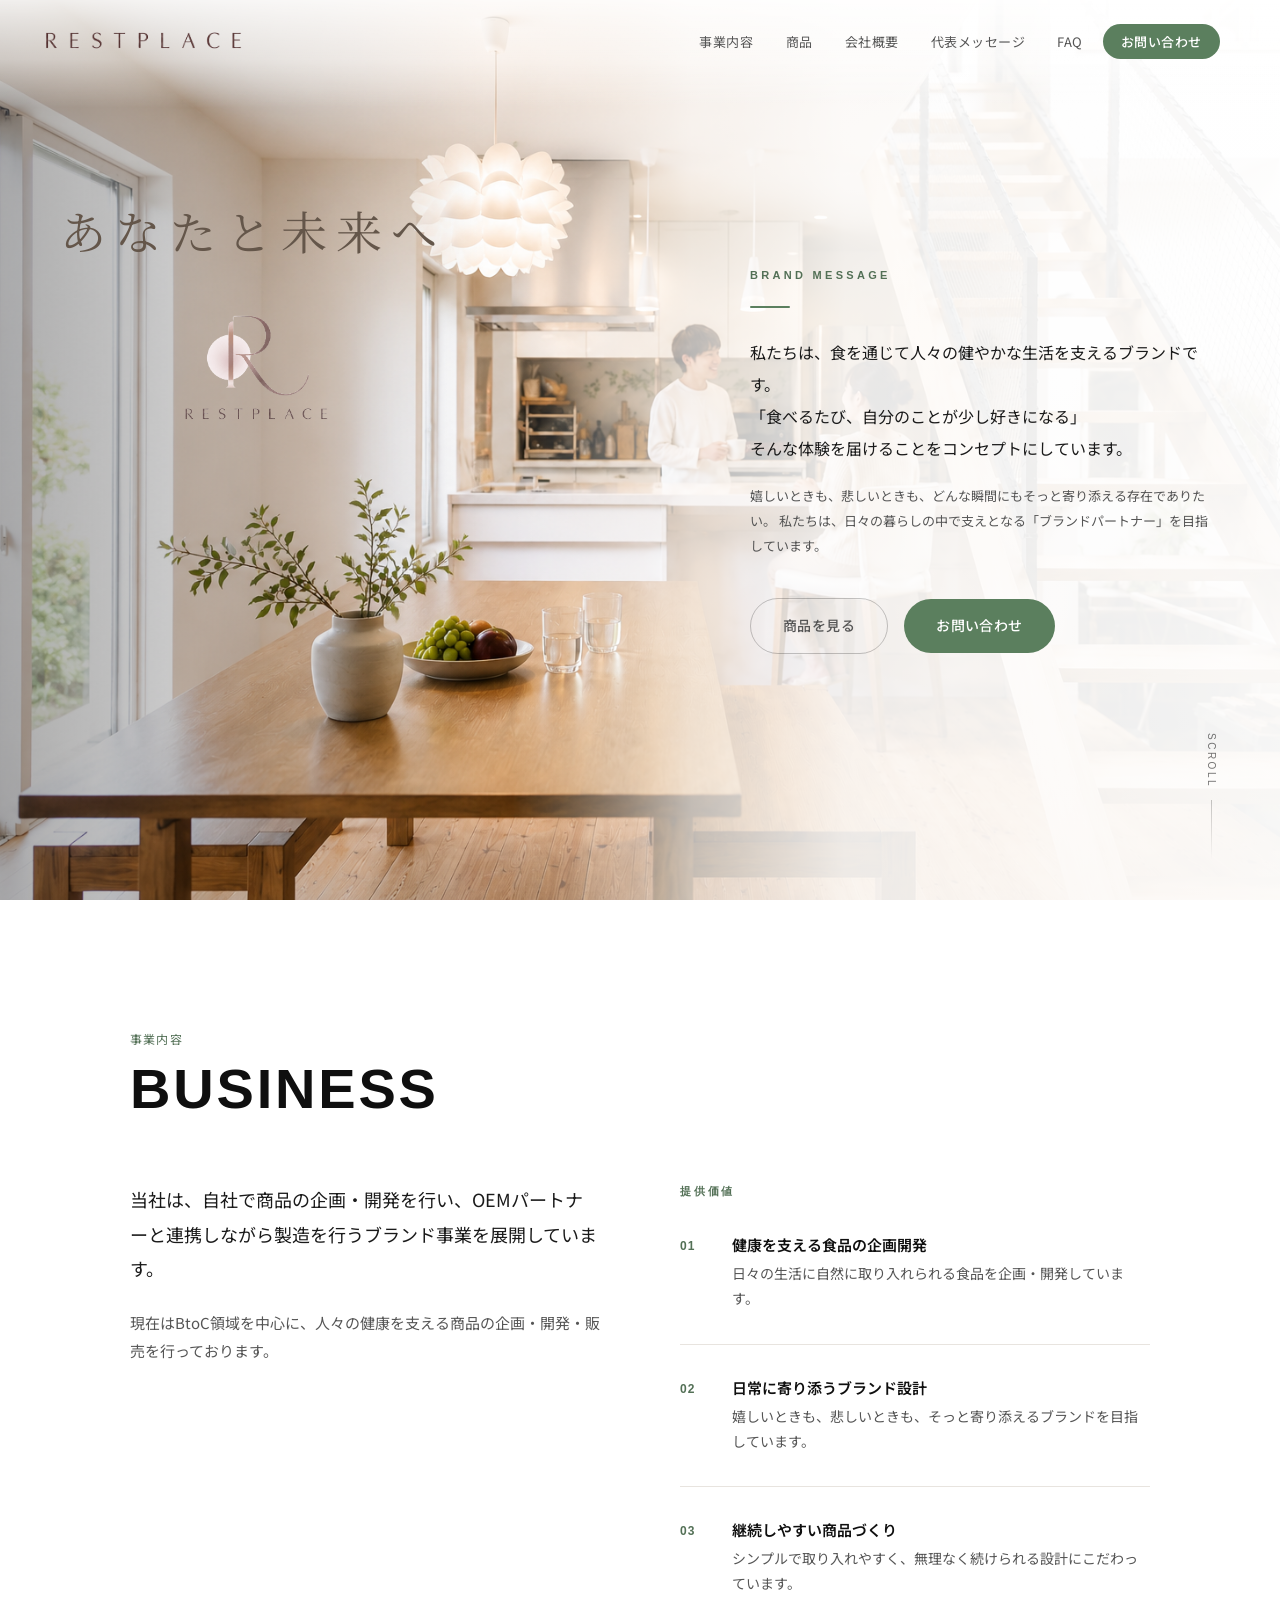
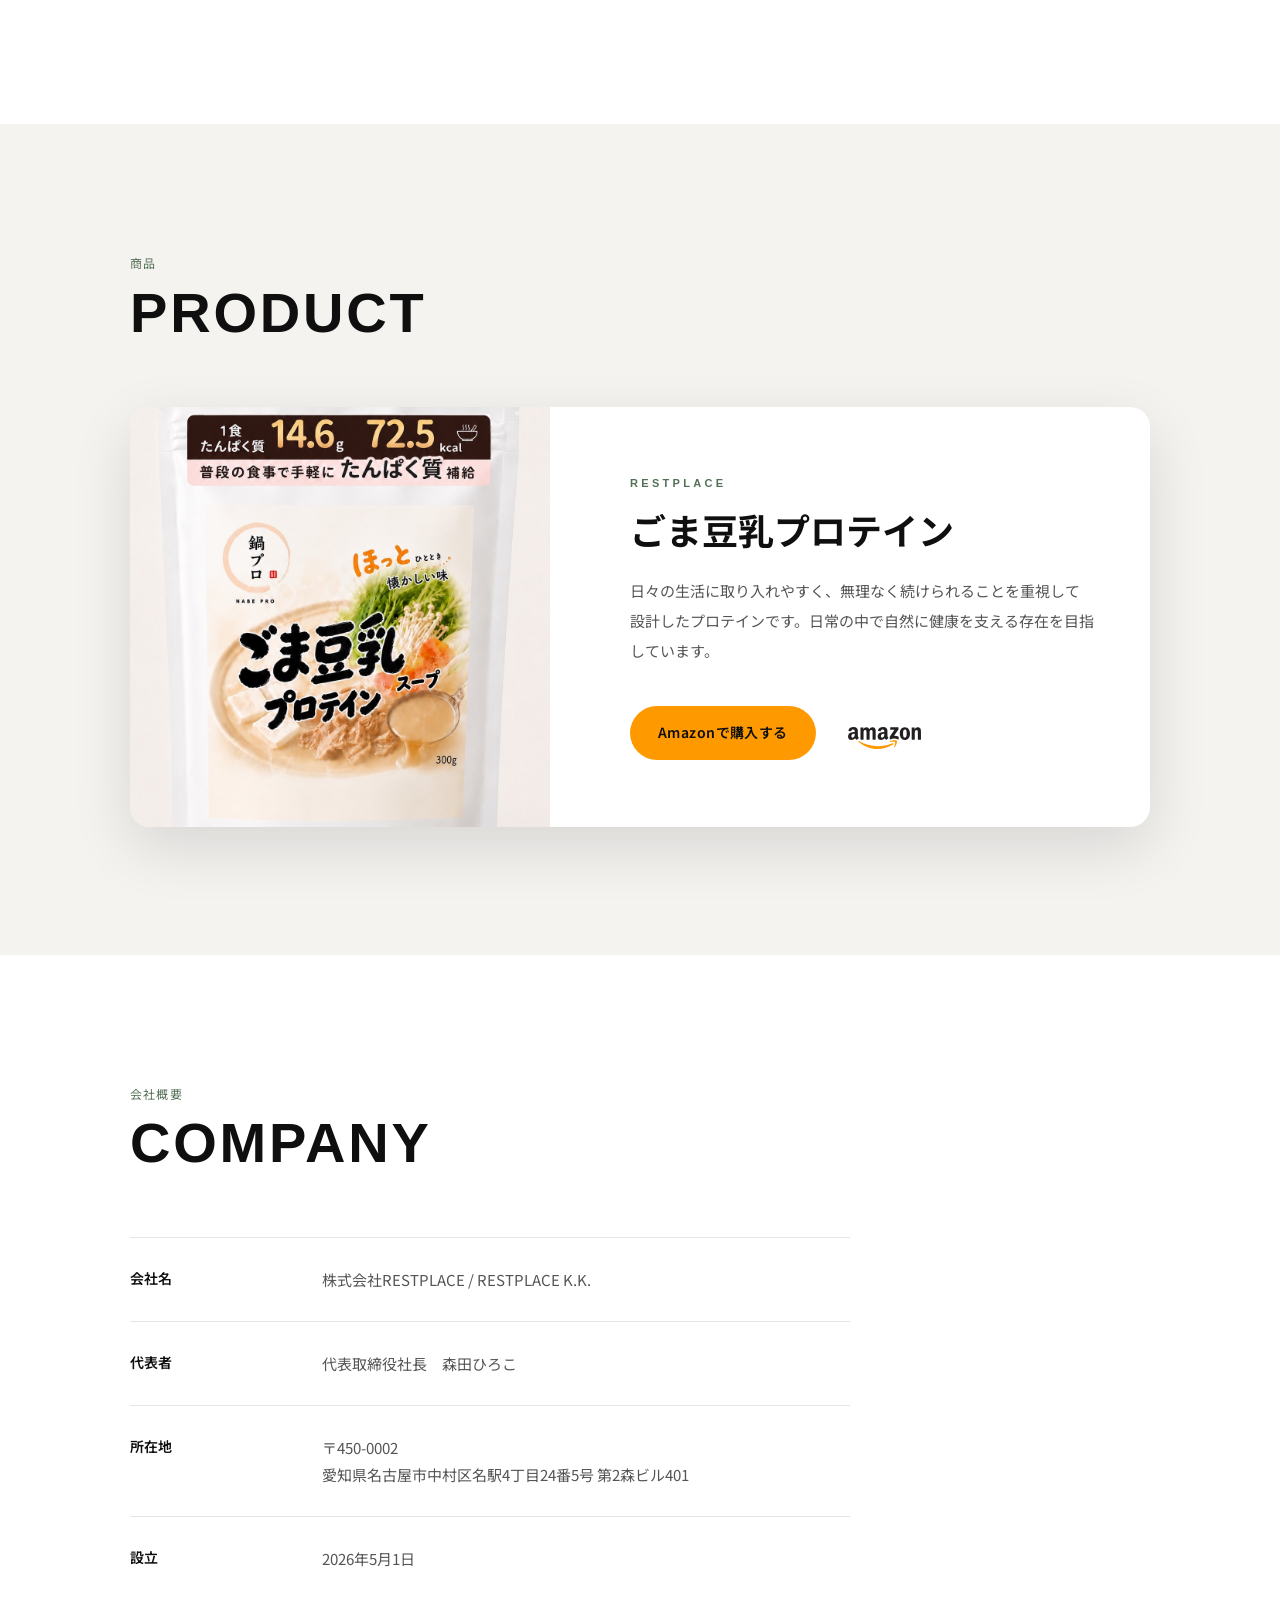
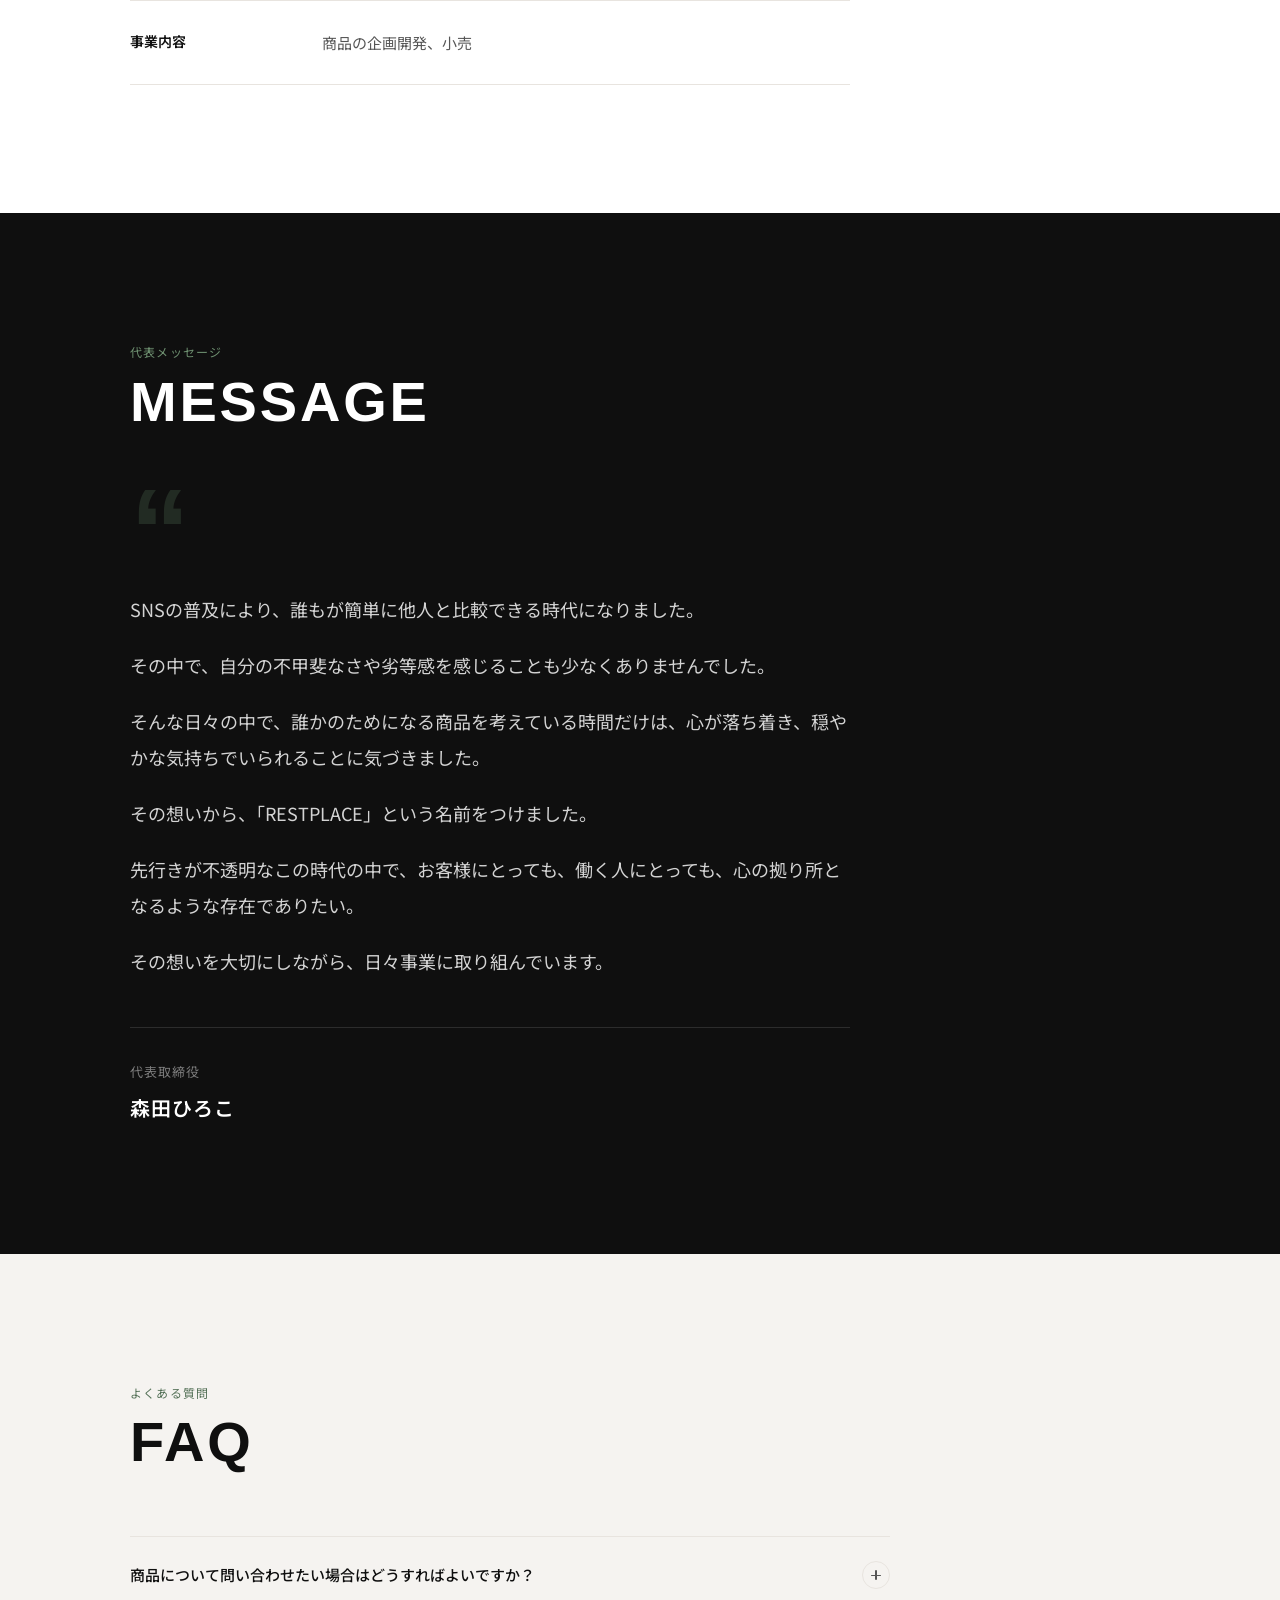
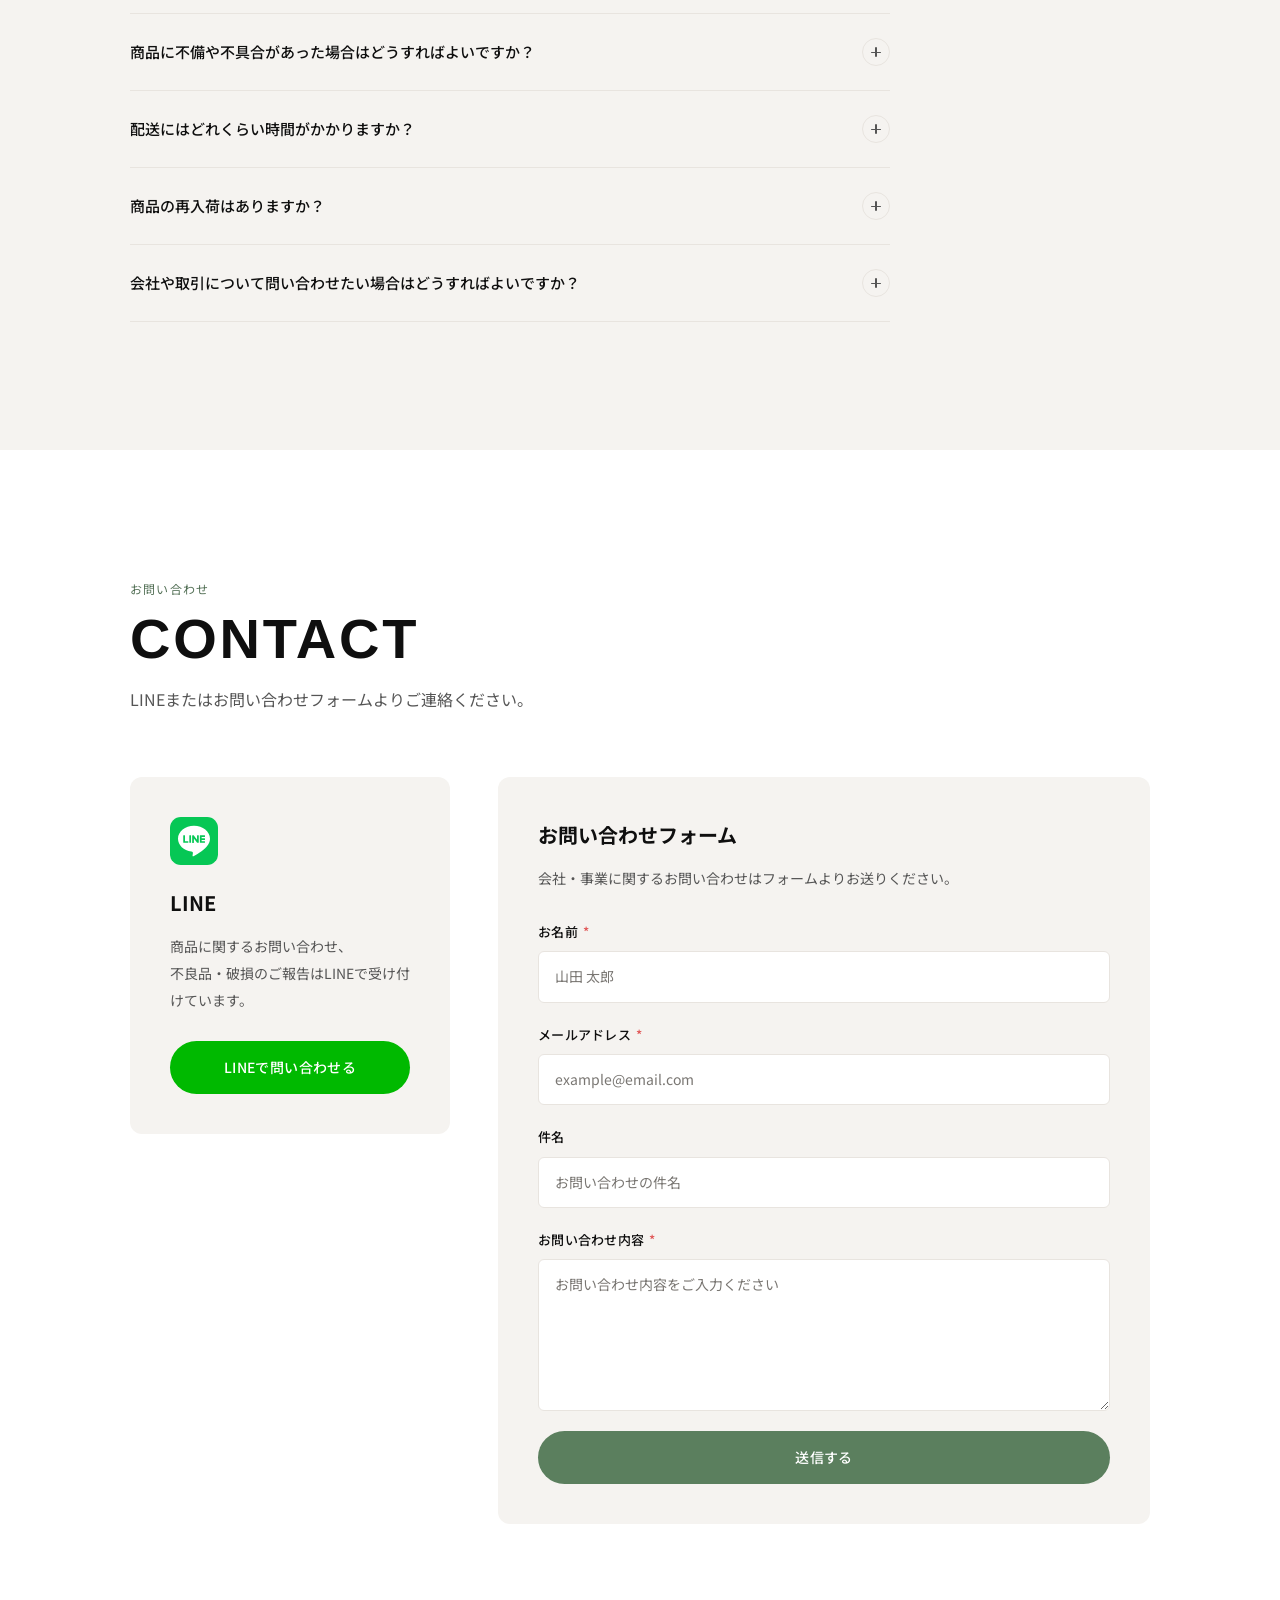
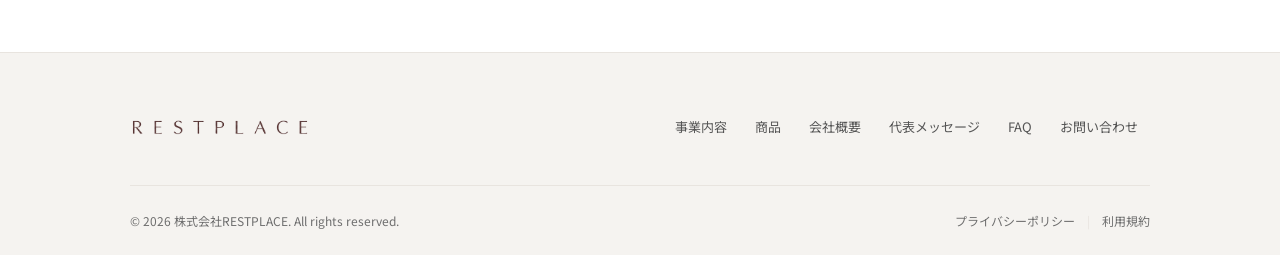
<file: index.html>
<!DOCTYPE html>
<html lang="ja">
<head>
    <meta name="google-site-verification" content="UXUO591J-DPw_ViK5zUqoParCF6MbpACApEVw4-9P5s" />
    <meta charset="UTF-8">
    <meta name="viewport" content="width=device-width, initial-scale=1.0">
    <meta name="description" content="株式会社RESTPLACE — 食を通じて人々の健やかな生活を支えるブランド">
    <title>RESTPLACE | あなたと未来へ</title>
    <link rel="canonical" href="https://www.rest-place.jp/">

    <!-- Favicon -->
    <link rel="icon" href="/favicon.ico" sizes="any">
    <link rel="icon" type="image/png" sizes="32x32" href="/favicon-32x32.png">
    <link rel="icon" type="image/png" sizes="16x16" href="/favicon-16x16.png">
    <link rel="apple-touch-icon" sizes="180x180" href="/apple-touch-icon.png">

    <!-- OGP -->
    <meta property="og:type" content="website">
    <meta property="og:site_name" content="RESTPLACE">
    <meta property="og:title" content="RESTPLACE | あなたと未来へ">
    <meta property="og:description" content="株式会社RESTPLACE — 食を通じて人々の健やかな生活を支えるブランド">
    <meta property="og:url" content="https://www.rest-place.jp/">
    <meta property="og:image" content="https://www.rest-place.jp/IMG_9969.png">
    <meta property="og:locale" content="ja_JP">

    <!-- Twitter Card -->
    <meta name="twitter:card" content="summary_large_image">
    <meta name="twitter:title" content="RESTPLACE | あなたと未来へ">
    <meta name="twitter:description" content="株式会社RESTPLACE — 食を通じて人々の健やかな生活を支えるブランド">
    <meta name="twitter:image" content="https://www.rest-place.jp/IMG_9969.png">

    <link rel="preconnect" href="https://fonts.googleapis.com">
    <link rel="preconnect" href="https://fonts.gstatic.com" crossorigin>
    <link href="https://fonts.googleapis.com/css2?family=Noto+Sans+JP:wght@300;400;500;700&family=Noto+Serif+JP:wght@400;500&display=swap" rel="stylesheet">
    <link rel="stylesheet" href="style.css">

    <!-- Structured Data -->
    <script type="application/ld+json">
    {
        "@context": "https://schema.org",
        "@type": "Organization",
        "name": "株式会社RESTPLACE",
        "alternateName": "RESTPLACE K.K.",
        "url": "https://www.rest-place.jp/",
        "logo": "https://www.rest-place.jp/logo.png",
        "description": "株式会社RESTPLACE — 食を通じて人々の健やかな生活を支えるブランド",
        "foundingDate": "2026-05-01",
        "founder": {
            "@type": "Person",
            "name": "森田ひろこ"
        },
        "address": {
            "@type": "PostalAddress",
            "postalCode": "450-0002",
            "addressRegion": "愛知県",
            "addressLocality": "名古屋市中村区",
            "streetAddress": "名駅4丁目24番5号 第2森ビル401",
            "addressCountry": "JP"
        },
        "sameAs": [
            "https://line.me/R/ti/p/@721qrvfx"
        ]
    }
    </script>
</head>
<body>

    <!-- ======== NAVIGATION ======== -->
    <header class="header" id="header">
        <nav class="nav">
            <div class="nav-container">
                <a href="#" class="nav-logo">
                    <img src="logo-character.png" alt="RESTPLACE" class="nav-logo-img">
                    <span class="nav-logo-tagline">あなたと未来へ</span>
                </a>
            </div>
        </nav>
    </header>
    <button class="nav-toggle" id="navToggle" aria-label="メニュー">
        <span></span><span></span><span></span>
    </button>
    <ul class="nav-menu" id="navMenu">
        <li><a href="#business" class="nav-link">事業内容</a></li>
        <li><a href="#product" class="nav-link">商品</a></li>
        <li><a href="#about" class="nav-link">会社概要</a></li>
        <li><a href="#message" class="nav-link">代表メッセージ</a></li>
        <li><a href="#faq" class="nav-link">FAQ</a></li>
        <li><a href="#contact" class="nav-link nav-cta">お問い合わせ</a></li>
    </ul>

    <!-- ======== HERO ======== -->
    <section class="hero" id="hero">
        <div class="hero-bg">
            <img src="IMG_9969.png" alt="RESTPLACE hero">
        </div>
        <div class="hero-overlay"></div>
        <div class="hero-catchphrase-wrap">
            <p class="hero-catchphrase" aria-label="あなたと未来へ">
                <span style="--i:0">あ</span><span style="--i:1">な</span><span style="--i:2">た</span><span style="--i:3">と</span><span style="--i:4">未</span><span style="--i:5">来</span><span style="--i:6">へ</span>
            </p>
            <img src="logo.png" alt="RESTPLACE" class="hero-logo">
        </div>
        <div class="hero-inner">
            <div class="hero-content">
                <p class="hero-eyebrow fade-up">BRAND MESSAGE</p>
                <div class="hero-divider fade-up"></div>
                <p class="hero-text fade-up">
                    私たちは、食を通じて人々の健やかな生活を支えるブランドです。<br>
                    「食べるたび、自分のことが少し好きになる」<br>
                    そんな体験を届けることをコンセプトにしています。
                </p>
                <p class="hero-sub fade-up">
                    嬉しいときも、悲しいときも、どんな瞬間にもそっと寄り添える存在でありたい。
                    私たちは、日々の暮らしの中で支えとなる「ブランドパートナー」を目指しています。
                </p>
                <div class="hero-actions fade-up">
                    <a href="#product" class="btn btn-ghost">商品を見る</a>
                    <a href="#contact" class="btn btn-primary">お問い合わせ</a>
                </div>
            </div>
        </div>
        <div class="hero-scroll-indicator">
            <span>SCROLL</span>
            <div class="scroll-line"></div>
        </div>
    </section>

    <!-- ======== BUSINESS ======== -->
    <section class="section" id="business">
        <div class="container">
            <div class="section-header fade-up">
                <p class="section-label">事業内容</p>
                <h2 class="section-title">BUSINESS</h2>
            </div>
            <div class="business-grid">
                <div class="business-lead fade-up">
                    <p class="lead-text">
                        当社は、自社で商品の企画・開発を行い、OEMパートナーと連携しながら製造を行うブランド事業を展開しています。
                    </p>
                    <p class="body-text">
                        現在はBtoC領域を中心に、人々の健康を支える商品の企画・開発・販売を行っております。
                    </p>
                </div>
                <div class="business-values fade-up">
                    <p class="values-label">提供価値</p>
                    <div class="value-list">
                        <div class="value-item">
                            <span class="value-num">01</span>
                            <div class="value-body">
                                <h4>健康を支える食品の企画開発</h4>
                                <p>日々の生活に自然に取り入れられる食品を企画・開発しています。</p>
                            </div>
                        </div>
                        <div class="value-item">
                            <span class="value-num">02</span>
                            <div class="value-body">
                                <h4>日常に寄り添うブランド設計</h4>
                                <p>嬉しいときも、悲しいときも、そっと寄り添えるブランドを目指しています。</p>
                            </div>
                        </div>
                        <div class="value-item">
                            <span class="value-num">03</span>
                            <div class="value-body">
                                <h4>継続しやすい商品づくり</h4>
                                <p>シンプルで取り入れやすく、無理なく続けられる設計にこだわっています。</p>
                            </div>
                        </div>
                    </div>
                </div>
            </div>
        </div>
    </section>

    <!-- ======== PRODUCT ======== -->
    <section class="section section-alt" id="product">
        <div class="container">
            <div class="section-header fade-up">
                <p class="section-label">商品</p>
                <h2 class="section-title">PRODUCT</h2>
            </div>
            <div class="product-card fade-up">
                <div class="product-visual">
                    <img src="IMG_0086.JPG" alt="ごま豆乳プロテイン" class="product-img">
                </div>
                <div class="product-info">
                    <p class="product-label">RESTPLACE</p>
                    <h3 class="product-name">ごま豆乳プロテイン</h3>
                    <p class="product-desc">
                        日々の生活に取り入れやすく、無理なく続けられることを重視して設計したプロテインです。日常の中で自然に健康を支える存在を目指しています。
                    </p>
                    <div class="product-actions">
                        <div class="product-buy-row">
                            <a href="https://www.amazon.co.jp/dp/B0H452RZFM" class="btn btn-amazon" target="_blank" rel="noopener noreferrer">
                                Amazonで購入する
                            </a>
                            <img src="Amazon_logo.svg" alt="Amazon" class="amazon-logo" width="73" height="22">
                        </div>
                    </div>
                </div>
            </div>
        </div>
    </section>

    <!-- ======== ABOUT ======== -->
    <section class="section" id="about">
        <div class="container">
            <div class="section-header fade-up">
                <p class="section-label">会社概要</p>
                <h2 class="section-title">COMPANY</h2>
            </div>
            <div class="table-wrap fade-up">
                <table class="company-table">
                    <tr>
                        <th>会社名</th>
                        <td>株式会社RESTPLACE / RESTPLACE K.K.</td>
                    </tr>
                    <tr>
                        <th>代表者</th>
                        <td>代表取締役社長　森田ひろこ</td>
                    </tr>
                    <tr>
                        <th>所在地</th>
                        <td>〒450-0002<br>愛知県名古屋市中村区名駅4丁目24番5号 第2森ビル401</td>
                    </tr>
                    <tr>
                        <th>設立</th>
                        <td>2026年5月1日</td>
                    </tr>
                    <tr>
                        <th>事業内容</th>
                        <td>商品の企画開発、小売</td>
                    </tr>
                </table>
            </div>
        </div>
    </section>

    <!-- ======== MESSAGE ======== -->
    <section class="section section-dark" id="message">
        <div class="container">
            <div class="section-header fade-up">
                <p class="section-label section-label--light">代表メッセージ</p>
                <h2 class="section-title section-title--light">MESSAGE</h2>
            </div>
            <div class="message-wrap fade-up">
                <div class="message-quote-mark" aria-hidden="true">&#8220;</div>
                <div class="message-body">
                    <p>SNSの普及により、誰もが簡単に他人と比較できる時代になりました。</p>
                    <p>その中で、自分の不甲斐なさや劣等感を感じることも少なくありませんでした。</p>
                    <p>そんな日々の中で、誰かのためになる商品を考えている時間だけは、心が落ち着き、穏やかな気持ちでいられることに気づきました。</p>
                    <p>その想いから、「RESTPLACE」という名前をつけました。</p>
                    <p>先行きが不透明なこの時代の中で、お客様にとっても、働く人にとっても、心の拠り所となるような存在でありたい。</p>
                    <p>その想いを大切にしながら、日々事業に取り組んでいます。</p>
                </div>
                <div class="message-sig">
                    <span class="sig-role">代表取締役</span>
                    <span class="sig-name">森田ひろこ</span>
                </div>
            </div>
        </div>
    </section>

    <!-- ======== FAQ ======== -->
    <section class="section section-alt" id="faq">
        <div class="container">
            <div class="section-header fade-up">
                <p class="section-label">よくある質問</p>
                <h2 class="section-title">FAQ</h2>
            </div>
            <div class="faq-list fade-up">
                <div class="faq-item">
                    <button class="faq-q" aria-expanded="false">
                        <span>商品について問い合わせたい場合はどうすればよいですか？</span>
                        <span class="faq-icon" aria-hidden="true"></span>
                    </button>
                    <div class="faq-a">
                        <p>Amazonの商品ページ内「出品者に連絡」または当社LINEよりお問い合わせをお願いいたします。</p>
                    </div>
                </div>
                <div class="faq-item">
                    <button class="faq-q" aria-expanded="false">
                        <span>商品に不備や不具合があった場合はどうすればよいですか？</span>
                        <span class="faq-icon" aria-hidden="true"></span>
                    </button>
                    <div class="faq-a">
                        <p>商品の品質管理には万全を期しておりますが、万が一、不良や破損などがございました場合は、当社LINEにてご注文番号と商品のお写真をご送付ください。内容を確認のうえ、個別に対応させていただきます。</p>
                    </div>
                </div>
                <div class="faq-item">
                    <button class="faq-q" aria-expanded="false">
                        <span>配送にはどれくらい時間がかかりますか？</span>
                        <span class="faq-icon" aria-hidden="true"></span>
                    </button>
                    <div class="faq-a">
                        <p>配送はAmazonが行っております。お届け予定日はご注文時のAmazon画面にてご確認いただけます。</p>
                    </div>
                </div>
                <div class="faq-item">
                    <button class="faq-q" aria-expanded="false">
                        <span>商品の再入荷はありますか？</span>
                        <span class="faq-icon" aria-hidden="true"></span>
                    </button>
                    <div class="faq-a">
                        <p>商品により異なりますが、再入荷予定がある場合はAmazon商品ページまたはSNS等でご案内いたします。</p>
                    </div>
                </div>
                <div class="faq-item">
                    <button class="faq-q" aria-expanded="false">
                        <span>会社や取引について問い合わせたい場合はどうすればよいですか？</span>
                        <span class="faq-icon" aria-hidden="true"></span>
                    </button>
                    <div class="faq-a">
                        <p>本サイトのお問い合わせフォーム、またはメールよりご連絡をお願いいたします。内容を確認のうえ、担当よりご返信させていただきます。</p>
                    </div>
                </div>
            </div>
        </div>
    </section>

    <!-- ======== CONTACT ======== -->
    <section class="section" id="contact">
        <div class="container">
            <div class="section-header fade-up">
                <p class="section-label">お問い合わせ</p>
                <h2 class="section-title">CONTACT</h2>
                <p class="section-desc">LINEまたはお問い合わせフォームよりご連絡ください。</p>
            </div>
            <div class="contact-grid">
                <div class="contact-line-card fade-up">
                    <div class="line-icon-wrap">
                        <img src="LINE_logo.svg" alt="LINE" width="48" height="48">
                    </div>
                    <h3 class="contact-card-title">LINE</h3>
                    <p class="contact-card-desc">
                        商品に関するお問い合わせ、<br>不良品・破損のご報告はLINEで受け付けています。
                    </p>
                    <a href="https://line.me/R/ti/p/@721qrvfx" class="btn btn-line" target="_blank" rel="noopener noreferrer">
                        LINEで問い合わせる
                    </a>
                </div>

                <div class="contact-form-card fade-up">
                    <h3 class="contact-card-title">お問い合わせフォーム</h3>
                    <p class="contact-card-desc">
                        会社・事業に関するお問い合わせはフォームよりお送りください。
                    </p>
                    <!-- formsubmit.co の your@email.com をご自身のメールアドレスに変更してください -->
                    <form class="contact-form" id="contactForm" action="https://formsubmit.co/restplace.co@gmail.com" method="POST">
                        <input type="hidden" name="_subject" value="RESTPLACEウェブサイトからのお問い合わせ">
                        <input type="hidden" name="_next" value="https://www.rest-place.jp/thanks.html">
                        <input type="hidden" name="_captcha" value="false">
                        <div class="form-group">
                            <label class="form-label" for="name">お名前 <span class="required">*</span></label>
                            <input class="form-input" type="text" id="name" name="name" required placeholder="山田 太郎">
                        </div>
                        <div class="form-group">
                            <label class="form-label" for="email">メールアドレス <span class="required">*</span></label>
                            <input class="form-input" type="email" id="email" name="email" required placeholder="example@email.com">
                        </div>
                        <div class="form-group">
                            <label class="form-label" for="subject">件名</label>
                            <input class="form-input" type="text" id="subject" name="subject" placeholder="お問い合わせの件名">
                        </div>
                        <div class="form-group">
                            <label class="form-label" for="message">お問い合わせ内容 <span class="required">*</span></label>
                            <textarea class="form-textarea" id="message" name="message" required placeholder="お問い合わせ内容をご入力ください" rows="5"></textarea>
                        </div>
                        <button class="btn btn-primary btn--full" type="submit">送信する</button>
                    </form>
                </div>
            </div>
        </div>
    </section>

    <!-- ======== FOOTER ======== -->
    <footer class="footer">
        <div class="footer-inner">
            <div class="footer-top">
                <a href="#" class="footer-logo">
                    <img src="logo-character.png" alt="RESTPLACE" class="footer-logo-img">
                </a>
                <nav class="footer-nav">
                    <a href="#business">事業内容</a>
                    <a href="#product">商品</a>
                    <a href="#about">会社概要</a>
                    <a href="#message">代表メッセージ</a>
                    <a href="#faq">FAQ</a>
                    <a href="#contact">お問い合わせ</a>
                </nav>
            </div>
            <div class="footer-bottom">
                <p class="footer-copy">&copy; 2026 株式会社RESTPLACE. All rights reserved.</p>
                <div class="footer-legal">
                    <a href="privacy.html">プライバシーポリシー</a>
                    <span class="footer-sep">|</span>
                    <a href="terms.html">利用規約</a>
                </div>
            </div>
        </div>
    </footer>

    <script src="script.js"></script>
</body>
</html>
</file>
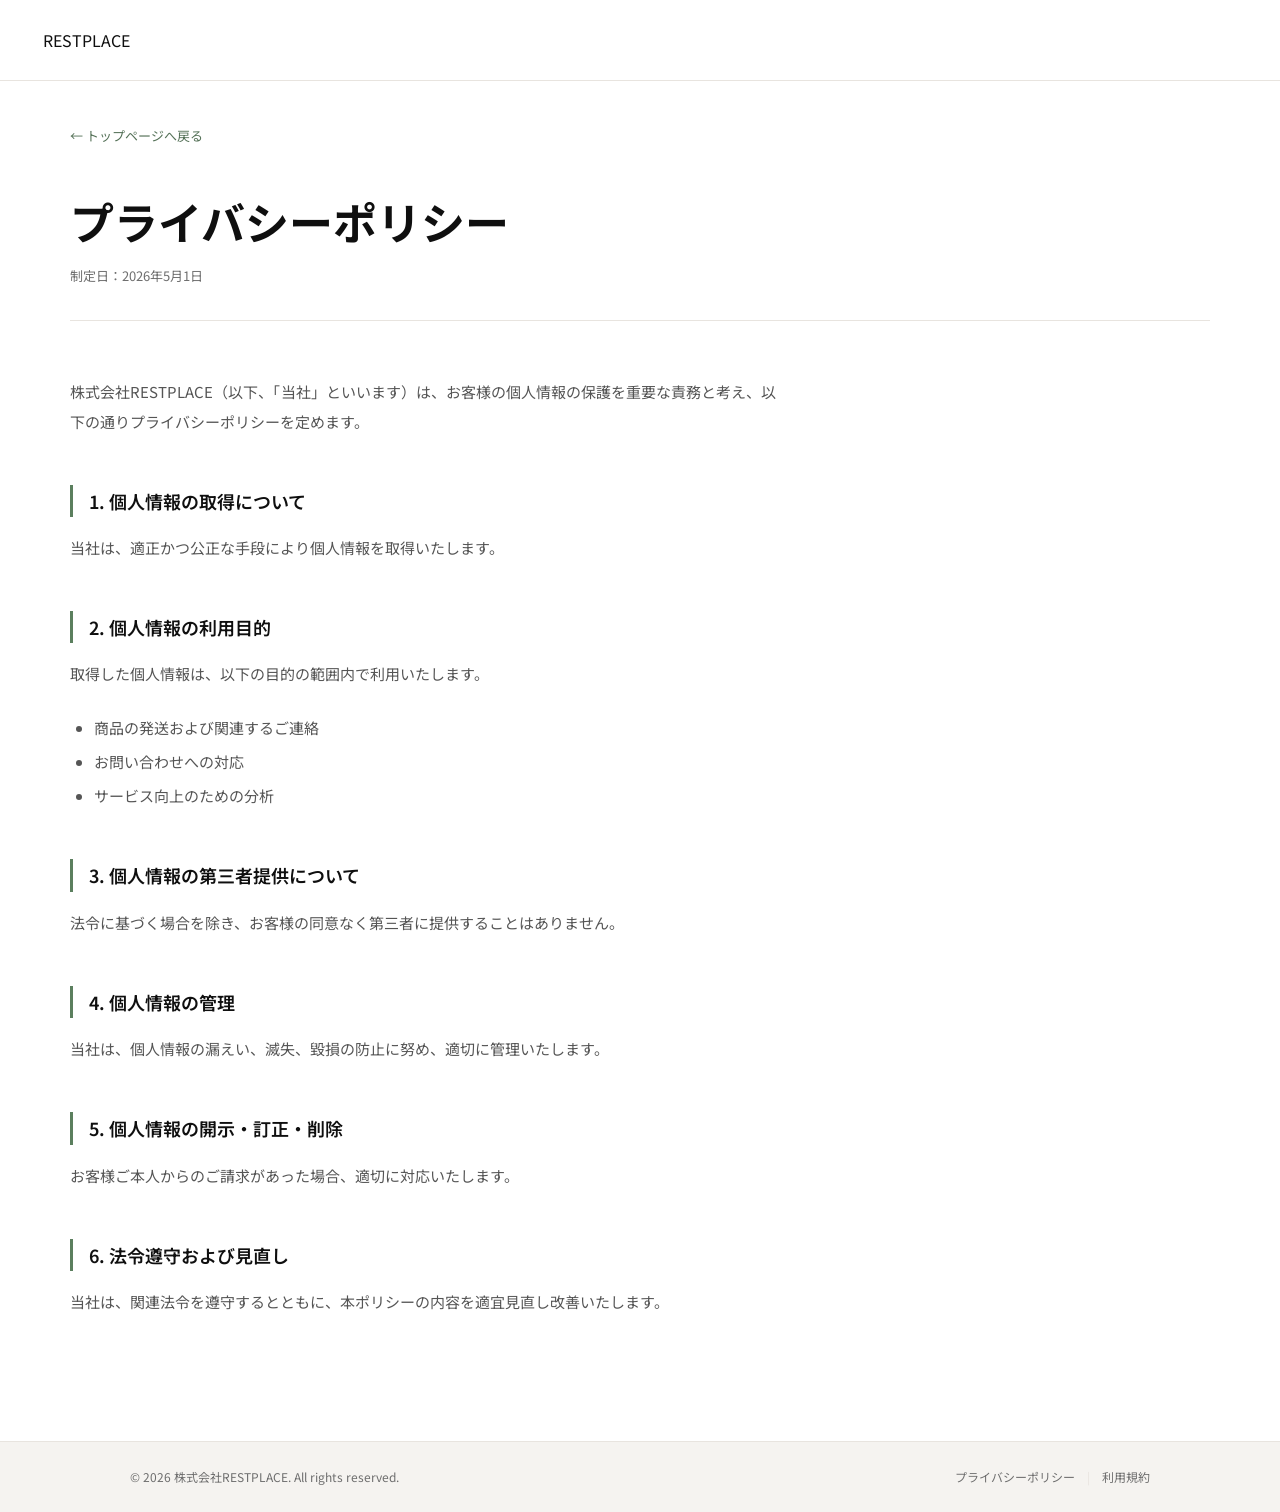
<file: privacy.html>
<!DOCTYPE html>
<html lang="ja">
<head>
    <meta charset="UTF-8">
    <meta name="viewport" content="width=device-width, initial-scale=1.0">
    <title>プライバシーポリシー | RESTPLACE</title>
    <link rel="icon" href="/favicon.ico" sizes="any">
    <link rel="icon" type="image/png" sizes="32x32" href="/favicon-32x32.png">
    <link rel="icon" type="image/png" sizes="16x16" href="/favicon-16x16.png">
    <link rel="apple-touch-icon" sizes="180x180" href="/apple-touch-icon.png">
    <link rel="preconnect" href="https://fonts.googleapis.com">
    <link rel="preconnect" href="https://fonts.gstatic.com" crossorigin>
    <link href="https://fonts.googleapis.com/css2?family=Noto+Sans+JP:wght@300;400;500;700&display=swap" rel="stylesheet">
    <link rel="stylesheet" href="style.css">
</head>
<body>

    <header class="header scrolled" id="header">
        <nav class="nav">
            <div class="nav-container">
                <a href="index.html" class="nav-logo" style="color: var(--clr-dark);">RESTPLACE</a>
            </div>
        </nav>
    </header>

    <main>
        <div class="legal-page">
            <a href="index.html" class="legal-back">
                ← トップページへ戻る
            </a>

            <h1 class="legal-title">プライバシーポリシー</h1>
            <p class="legal-updated">制定日：2026年5月1日</p>

            <div class="legal-body">
                <p>
                    株式会社RESTPLACE（以下、「当社」といいます）は、お客様の個人情報の保護を重要な責務と考え、以下の通りプライバシーポリシーを定めます。
                </p>

                <h2>1. 個人情報の取得について</h2>
                <p>
                    当社は、適正かつ公正な手段により個人情報を取得いたします。
                </p>

                <h2>2. 個人情報の利用目的</h2>
                <p>取得した個人情報は、以下の目的の範囲内で利用いたします。</p>
                <ul>
                    <li>商品の発送および関連するご連絡</li>
                    <li>お問い合わせへの対応</li>
                    <li>サービス向上のための分析</li>
                </ul>

                <h2>3. 個人情報の第三者提供について</h2>
                <p>
                    法令に基づく場合を除き、お客様の同意なく第三者に提供することはありません。
                </p>

                <h2>4. 個人情報の管理</h2>
                <p>
                    当社は、個人情報の漏えい、滅失、毀損の防止に努め、適切に管理いたします。
                </p>

                <h2>5. 個人情報の開示・訂正・削除</h2>
                <p>
                    お客様ご本人からのご請求があった場合、適切に対応いたします。
                </p>

                <h2>6. 法令遵守および見直し</h2>
                <p>
                    当社は、関連法令を遵守するとともに、本ポリシーの内容を適宜見直し改善いたします。
                </p>
            </div>
        </div>
    </main>

    <footer class="footer">
        <div class="footer-inner">
            <div class="footer-bottom">
                <p class="footer-copy">&copy; 2026 株式会社RESTPLACE. All rights reserved.</p>
                <div class="footer-legal">
                    <a href="privacy.html">プライバシーポリシー</a>
                    <span class="footer-sep">|</span>
                    <a href="terms.html">利用規約</a>
                </div>
            </div>
        </div>
    </footer>

</body>
</html>
</file>
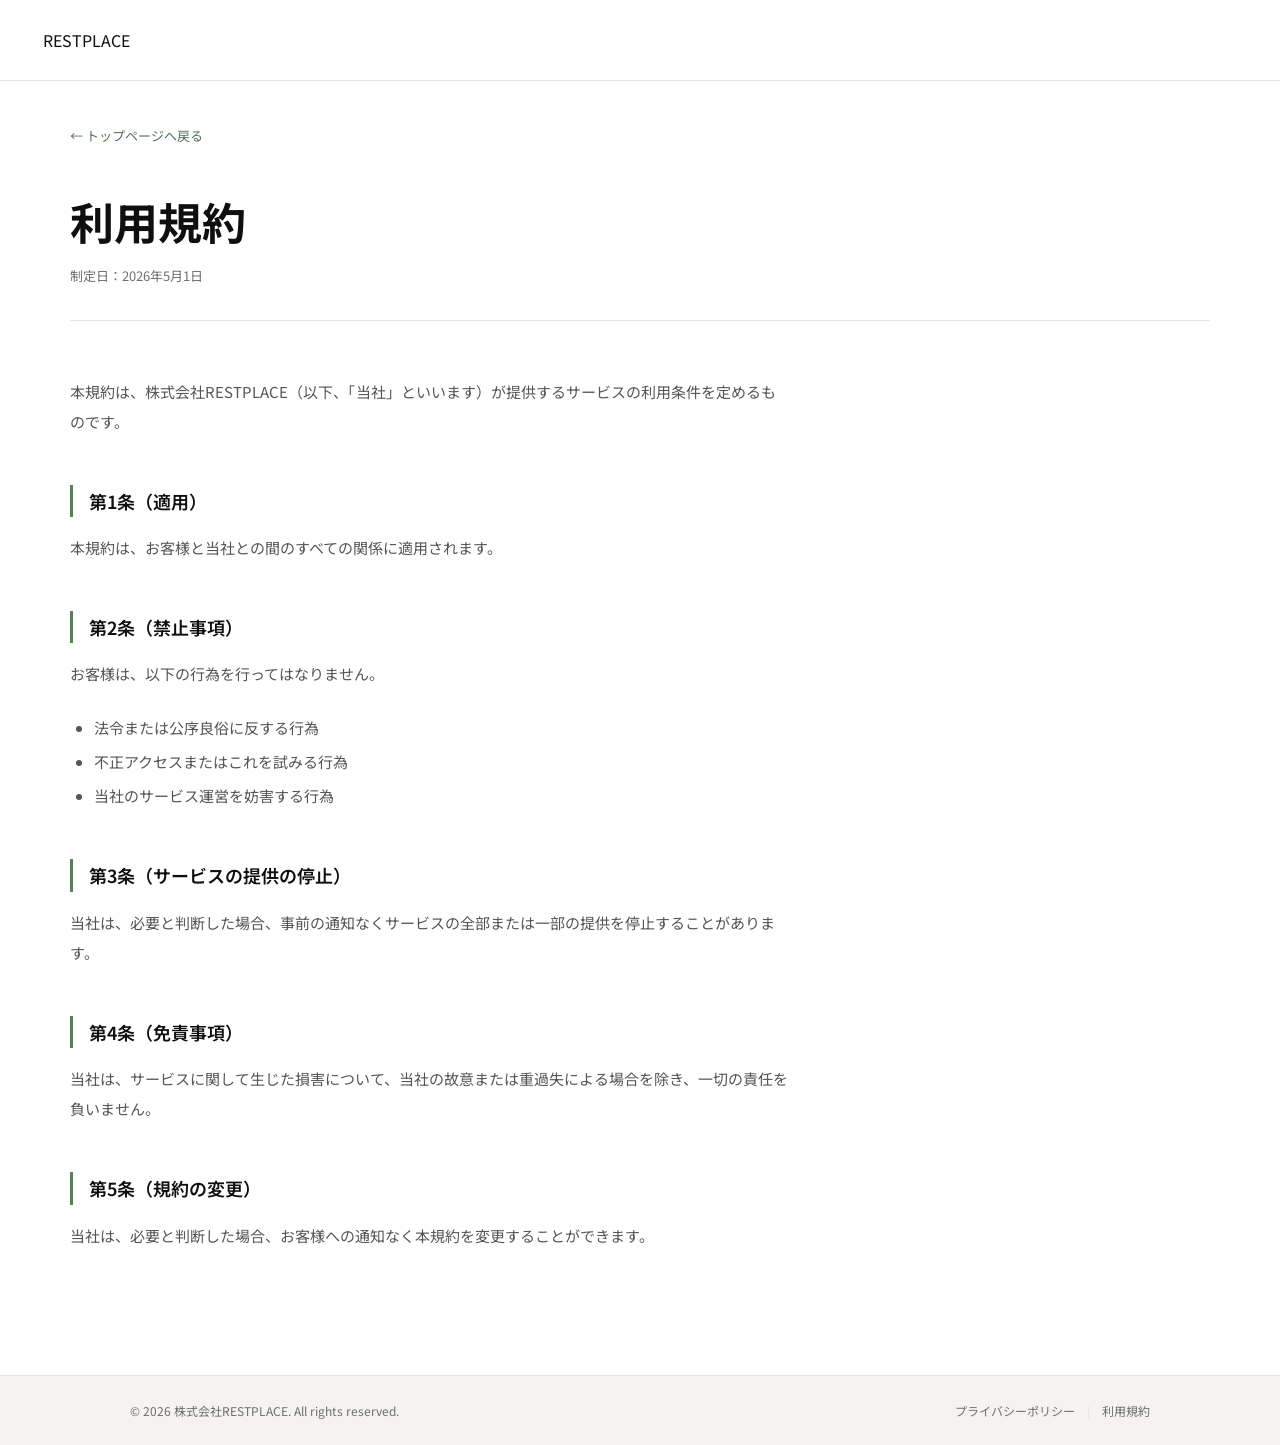
<file: terms.html>
<!DOCTYPE html>
<html lang="ja">
<head>
    <meta charset="UTF-8">
    <meta name="viewport" content="width=device-width, initial-scale=1.0">
    <title>利用規約 | RESTPLACE</title>
    <link rel="icon" href="/favicon.ico" sizes="any">
    <link rel="icon" type="image/png" sizes="32x32" href="/favicon-32x32.png">
    <link rel="icon" type="image/png" sizes="16x16" href="/favicon-16x16.png">
    <link rel="apple-touch-icon" sizes="180x180" href="/apple-touch-icon.png">
    <link rel="preconnect" href="https://fonts.googleapis.com">
    <link rel="preconnect" href="https://fonts.gstatic.com" crossorigin>
    <link href="https://fonts.googleapis.com/css2?family=Noto+Sans+JP:wght@300;400;500;700&display=swap" rel="stylesheet">
    <link rel="stylesheet" href="style.css">
</head>
<body>

    <header class="header scrolled" id="header">
        <nav class="nav">
            <div class="nav-container">
                <a href="index.html" class="nav-logo" style="color: var(--clr-dark);">RESTPLACE</a>
            </div>
        </nav>
    </header>

    <main>
        <div class="legal-page">
            <a href="index.html" class="legal-back">
                ← トップページへ戻る
            </a>

            <h1 class="legal-title">利用規約</h1>
            <p class="legal-updated">制定日：2026年5月1日</p>

            <div class="legal-body">
                <p>
                    本規約は、株式会社RESTPLACE（以下、「当社」といいます）が提供するサービスの利用条件を定めるものです。
                </p>

                <h2>第1条（適用）</h2>
                <p>
                    本規約は、お客様と当社との間のすべての関係に適用されます。
                </p>

                <h2>第2条（禁止事項）</h2>
                <p>お客様は、以下の行為を行ってはなりません。</p>
                <ul>
                    <li>法令または公序良俗に反する行為</li>
                    <li>不正アクセスまたはこれを試みる行為</li>
                    <li>当社のサービス運営を妨害する行為</li>
                </ul>

                <h2>第3条（サービスの提供の停止）</h2>
                <p>
                    当社は、必要と判断した場合、事前の通知なくサービスの全部または一部の提供を停止することがあります。
                </p>

                <h2>第4条（免責事項）</h2>
                <p>
                    当社は、サービスに関して生じた損害について、当社の故意または重過失による場合を除き、一切の責任を負いません。
                </p>

                <h2>第5条（規約の変更）</h2>
                <p>
                    当社は、必要と判断した場合、お客様への通知なく本規約を変更することができます。
                </p>
            </div>
        </div>
    </main>

    <footer class="footer">
        <div class="footer-inner">
            <div class="footer-bottom">
                <p class="footer-copy">&copy; 2026 株式会社RESTPLACE. All rights reserved.</p>
                <div class="footer-legal">
                    <a href="privacy.html">プライバシーポリシー</a>
                    <span class="footer-sep">|</span>
                    <a href="terms.html">利用規約</a>
                </div>
            </div>
        </div>
    </footer>

</body>
</html>
</file>
<file: style.css>
/* ============================================================
   RESTPLACE — Main Stylesheet
   ============================================================ */

/* 1. Variables & Tokens
   2. Reset
   3. Base
   4. Layout
   5. Navigation
   6. Hero
   7. Sections (shared)
   8. Business
   9. Product
   10. About
   11. Message
   12. FAQ
   13. Contact
   14. Footer
   15. Buttons
   16. Animations
   17. Responsive
   ============================================================ */

/* ---- 1. Variables ---- */
:root {
    --clr-dark:        #0F0F0F;
    --clr-dark-2:      #1A1A1A;
    --clr-dark-3:      #2A2A2A;
    --clr-bg:          #FFFFFF;
    --clr-bg-alt:      #F5F3F0;
    --clr-text:        #1A1A1A;
    --clr-text-mid:    #555555;
    --clr-text-muted:  #6E6E6E;
    --clr-text-light:  #F0EDE8;
    --clr-accent:      #5B7F5E;
    --clr-accent-text: #537056;   /* 小さな文字用: 白・#F5F3F0 の両方で AA を満たす濃さ */
    --clr-accent-lt:   #EBF2EC;
    --clr-line:        #00B900;
    --clr-amazon:      #FF9900;
    --clr-border:      #E8E4DF;
    --clr-white:       #FFFFFF;

    --ff-en: 'Helvetica Neue', HelveticaNeue, Helvetica, Arial, sans-serif;
    --ff-ja: 'Noto Sans JP', sans-serif;

    --section-py: clamp(80px, 10vw, 140px);
    --container-max: 1140px;
    --container-px: clamp(24px, 5vw, 60px);

    --radius-sm: 6px;
    --radius-md: 12px;
    --radius-lg: 20px;

    --shadow-sm: 0 2px 12px rgba(0,0,0,.07);
    --shadow-md: 0 8px 32px rgba(0,0,0,.10);
    --shadow-lg: 0 20px 60px rgba(0,0,0,.12);

    --trans: .3s ease;
    --trans-slow: .6s ease;
}

/* ---- 2. Reset ---- */
*, *::before, *::after { box-sizing: border-box; margin: 0; padding: 0; }
html { scroll-behavior: smooth; -webkit-font-smoothing: antialiased; }
img, video { display: block; max-width: 100%; }
a { text-decoration: none; color: inherit; }
ul, ol { list-style: none; }
button { cursor: pointer; background: none; border: none; font: inherit; }
input, textarea, select { font: inherit; }

/* ---- 3. Base ---- */
body {
    font-family: var(--ff-ja);
    font-size: 16px;
    line-height: 1.8;
    color: var(--clr-text);
    background: var(--clr-bg);
    overflow-x: hidden;
}

/* ---- 4. Layout ---- */
.container {
    max-width: var(--container-max);
    margin: 0 auto;
    padding: 0 var(--container-px);
}

/* ---- 5. Navigation ---- */
.header {
    position: fixed;
    top: 0; left: 0; right: 0;
    z-index: 1000;
    transition: background var(--trans), box-shadow var(--trans);
}

.header.scrolled {
    background: rgba(255, 255, 255, 0.96);
    backdrop-filter: blur(12px);
    box-shadow: 0 1px 0 var(--clr-border);
}

/* ヒーロー画像は明暗差が大きく、細いロゴとナビが沈むため薄いスクリムを敷く */
.header::before {
    content: '';
    position: absolute;
    inset: 0 0 -28px 0;
    z-index: -1;
    pointer-events: none;
    background: linear-gradient(to bottom,
        rgba(255,255,255,.88) 0%,
        rgba(255,255,255,.55) 55%,
        rgba(255,255,255,0) 100%);
    transition: opacity var(--trans);
}

.header.scrolled::before { opacity: 0; }

.nav { padding: 0 var(--container-px) 0 6px; }
.nav-container {
    max-width: var(--container-max);
    margin: 0 auto;
    height: 80px;
    display: flex;
    align-items: center;
    justify-content: space-between;
    gap: 40px;
}

.nav-logo {
    display: flex;
    align-items: center;
    transition: opacity var(--trans);
}

.nav-logo:hover { opacity: .75; }

.nav-logo-img {
    width: clamp(130px, 16vw, 200px);
    height: auto;
    display: block;
}

.nav-logo-tagline {
    display: none;
    font-family: 'Noto Serif JP', serif;
    font-size: 11px;
    font-weight: 400;
    letter-spacing: .2em;
    color: var(--clr-text-mid);
    margin-left: 10px;
    white-space: nowrap;
}

.header.scrolled .nav-logo { opacity: 1; }

.nav-menu {
    position: fixed;
    top: 0;
    right: var(--container-px);
    height: 80px;
    display: flex;
    align-items: center;
    gap: 8px;
    z-index: 1001;
}

.nav-link {
    font-size: 13px;
    font-weight: 400;
    letter-spacing: .04em;
    color: var(--clr-text-mid);
    padding: 8px 12px;
    border-radius: var(--radius-sm);
    transition: color var(--trans), background var(--trans);
}

.nav-link:hover { color: var(--clr-dark); background: rgba(0,0,0,.06); }

.header.scrolled ~ .nav-menu .nav-link { color: var(--clr-text-mid); }
.header.scrolled ~ .nav-menu .nav-link:hover { color: var(--clr-dark); background: var(--clr-bg-alt); }

.nav-cta {
    color: var(--clr-white) !important;
    background: var(--clr-accent);
    padding: 8px 18px;
    border-radius: 100px;
    font-weight: 500;
}

.nav-cta:hover { background: #4a6e4d !important; color: var(--clr-white) !important; }
.header.scrolled ~ .nav-menu .nav-cta { color: var(--clr-white) !important; }

.nav-toggle {
    display: none;
    flex-direction: column;
    gap: 5px;
    padding: 8px;
    z-index: 1001;
    overflow: hidden;
    background: none;
    border: none;
    cursor: pointer;
}

.nav-toggle span {
    display: block;
    width: 24px;
    height: 2px;
    background: var(--clr-dark); /* 画像が明るいので常にダーク */
    border-radius: 2px;
    transition: transform var(--trans), opacity var(--trans), background var(--trans);
}

.header.scrolled .nav-toggle span { background: var(--clr-dark); }

.nav-toggle.open span:nth-child(1) { transform: translateY(7px) rotate(45deg); border-radius: 0; }
.nav-toggle.open span:nth-child(2) { opacity: 0; }
.nav-toggle.open span:nth-child(3) { transform: translateY(-7px) rotate(-45deg); border-radius: 0; }

/* ---- 6. Hero ---- */
.hero {
    position: relative;
    min-height: 100svh;
    display: flex;
    align-items: center;
    overflow: hidden;
    background: #e8e4df; /* fallback while image loads */
}

/* 画像背景 */
.hero-bg {
    position: absolute;
    inset: 0;
    z-index: 0;
}

.hero-bg img,
.hero-bg video {
    width: 100%;
    height: 100%;
    object-fit: cover;
    object-position: center center;
}

/* 右半分に白いグラデーションを重ねてテキストを読みやすくする */
.hero-overlay {
    position: absolute;
    inset: 0;
    z-index: 1;
    background:
        linear-gradient(to right, rgba(0,0,0,0.32) 0%, transparent 38%),
        linear-gradient(to right, transparent 0%, transparent 40%, rgba(255,255,255,0.70) 54%, rgba(255,255,255,0.90) 66%, rgba(255,255,255,0.96) 100%);
}

.hero-inner {
    position: relative;
    z-index: 2;
    width: 100%;
    padding: 120px var(--container-px) 100px;
    max-width: calc(var(--container-max) + var(--container-px) * 2);
    margin: 0 auto;
    display: flex;
    justify-content: flex-end; /* コンテンツを右寄せ */
}

.hero-content {
    max-width: 460px;
    width: 44%;
}

.hero-eyebrow {
    font-family: var(--ff-en);
    font-size: 11px;
    font-weight: 600;
    letter-spacing: .3em;
    color: var(--clr-accent-text);
    text-transform: uppercase;
    margin-bottom: 20px;
}

.hero-divider {
    width: 40px;
    height: 2px;
    background: var(--clr-accent);
    margin-bottom: 28px;
    border-radius: 2px;
}

.hero-text {
    font-size: clamp(14px, 1.6vw, 16px);
    line-height: 2;
    color: var(--clr-text);
    margin-bottom: 20px;
    font-weight: 400;
}

.hero-sub {
    font-size: 13px;
    line-height: 1.9;
    color: var(--clr-text-mid);
    margin-bottom: 40px;
}

.hero-actions {
    display: flex;
    flex-wrap: wrap;
    gap: 16px;
    align-items: center;
}

/* 背景が明るいのでゴーストボタンをダーク調に */
.hero .btn-ghost {
    color: var(--clr-text-mid);
    border-color: rgba(0, 0, 0, .22);
}

.hero .btn-ghost:hover {
    background: rgba(0, 0, 0, .05);
    border-color: var(--clr-accent);
    color: var(--clr-dark);
}

/* キャッチコピー + ロゴ */
.hero-catchphrase-wrap {
    position: absolute;
    left: var(--container-px);
    top: 38%;
    transform: translateY(-50%);
    z-index: 2;
    display: flex;
    flex-direction: column;
    align-items: center;
    gap: 20px;
    pointer-events: none;
}

.hero-logo {
    height: clamp(140px, 16vw, 240px);
    width: auto;
    align-self: center;
    opacity: 0;
    animation: catchphraseIn .65s cubic-bezier(.25, .46, .45, .94) forwards calc(7 * 120ms + 600ms + 200ms);
    transition: opacity .7s ease;
}

.hero-catchphrase {
    font-family: 'Noto Serif JP', '游明朝', YuMincho, 'HiraMinProN-W3', serif;
    font-size: clamp(26px, 3.6vw, 52px);
    font-weight: 400;
    color: #64564A;
    letter-spacing: .2em;
    line-height: 1;
    white-space: nowrap;
}

.hero-catchphrase span {
    display: inline-block;
    opacity: 0;
    animation: catchphraseIn .65s cubic-bezier(.25, .46, .45, .94) forwards;
    animation-delay: calc(var(--i) * 120ms + 600ms);
}

@keyframes catchphraseIn {
    from { opacity: 0; transform: translateY(14px); }
    to   { opacity: 1; transform: translateY(0); }
}

.hero-scroll-indicator {
    position: absolute;
    bottom: 40px;
    right: var(--container-px); /* 右端に移動 */
    display: flex;
    flex-direction: column;
    align-items: center;
    gap: 12px;
    z-index: 3;
}

.hero-scroll-indicator span {
    font-family: var(--ff-en);
    font-size: 10px;
    font-weight: 500;
    letter-spacing: .25em;
    color: rgba(0, 0, 0, .54);
    writing-mode: vertical-rl;
}

.scroll-line {
    width: 1px;
    height: 60px;
    background: linear-gradient(to bottom, rgba(0,0,0,.22), transparent);
    animation: scrollPulse 2s ease-in-out infinite;
}

@keyframes scrollPulse {
    0%, 100% { opacity: .4; transform: scaleY(1); }
    50% { opacity: 1; transform: scaleY(.7); }
}

/* ---- 7. Sections (shared) ---- */
.section {
    padding: var(--section-py) 0;
    background: var(--clr-bg);
}

.section-alt { background: var(--clr-bg-alt); }

.section-dark {
    background: var(--clr-dark);
}


.section-header {
    margin-bottom: 64px;
}

.section-label {
    font-family: var(--ff-ja);
    font-size: 12px;
    font-weight: 400;
    letter-spacing: .1em;
    color: var(--clr-accent-text);
    text-transform: none;
    margin-bottom: 10px;
}

.section-label--light { color: #6E9070; }

.section-title {
    font-family: var(--ff-en);
    font-size: clamp(32px, 5vw, 56px);
    font-weight: 900;
    line-height: 1.05;
    letter-spacing: .05em;
    color: var(--clr-dark);
    text-transform: uppercase;
}

.section-title--light { color: var(--clr-white); }

.section-desc {
    margin-top: 16px;
    font-size: 16px;
    color: var(--clr-text-mid);
    line-height: 1.8;
}

/* ---- 8. Business ---- */
.business-grid {
    display: grid;
    grid-template-columns: 1fr 1fr;
    gap: 80px;
    align-items: start;
}

.lead-text {
    font-size: 18px;
    line-height: 1.9;
    color: var(--clr-text);
    font-weight: 400;
    margin-bottom: 24px;
}

.body-text {
    font-size: 15px;
    line-height: 1.9;
    color: var(--clr-text-mid);
}

.values-label {
    font-family: var(--ff-en);
    font-size: 11px;
    font-weight: 600;
    letter-spacing: .25em;
    color: var(--clr-accent-text);
    text-transform: uppercase;
    margin-bottom: 32px;
}

.value-list {
    display: flex;
    flex-direction: column;
    gap: 32px;
}

.value-item {
    display: flex;
    gap: 24px;
    align-items: flex-start;
    padding-bottom: 32px;
    border-bottom: 1px solid var(--clr-border);
}

.value-item:last-child { border-bottom: none; padding-bottom: 0; }

.value-num {
    font-family: var(--ff-en);
    font-size: 12px;
    font-weight: 600;
    color: var(--clr-accent-text);
    letter-spacing: .1em;
    min-width: 28px;
    margin-top: 2px;
}

.value-body h4 {
    font-size: 15px;
    font-weight: 600;
    color: var(--clr-dark);
    margin-bottom: 6px;
    line-height: 1.4;
}

.value-body p {
    font-size: 14px;
    color: var(--clr-text-mid);
    line-height: 1.8;
}

/* ---- 9. Product ---- */
.product-card {
    display: grid;
    grid-template-columns: 420px 1fr;
    gap: 80px;
    align-items: center;
    background: var(--clr-bg);
    border-radius: var(--radius-lg);
    overflow: hidden;
    box-shadow: var(--shadow-lg);
}

.product-visual {
    aspect-ratio: 1 / 1;
    position: relative;
    overflow: hidden;
}

.product-img {
    position: absolute;
    inset: 0;
    width: 100%;
    height: 100%;
    object-fit: cover;
    object-position: left center;
    display: block;
}

.product-info {
    padding: 48px 56px 48px 0;
}

.product-label {
    font-family: var(--ff-en);
    font-size: 11px;
    font-weight: 600;
    letter-spacing: .3em;
    color: var(--clr-accent-text);
    text-transform: uppercase;
    margin-bottom: 12px;
}

.product-name {
    font-size: clamp(24px, 3vw, 36px);
    font-weight: 700;
    color: var(--clr-dark);
    line-height: 1.3;
    margin-bottom: 24px;
}

.product-desc {
    font-size: 15px;
    line-height: 2;
    color: var(--clr-text-mid);
    margin-bottom: 40px;
}

.product-actions { display: flex; flex-direction: column; gap: 12px; align-items: flex-start; }

.product-buy-row { display: flex; flex-direction: row; align-items: center; gap: 32px; }

.amazon-logo { height: 22px; width: auto; display: block; position: relative; top: 5px; }

.product-note {
    font-size: 13px;
    color: var(--clr-text-muted);
}

/* ---- 10. About ---- */
.table-wrap {
    max-width: 720px;
}

.company-table {
    width: 100%;
    border-collapse: collapse;
}

.company-table tr {
    border-bottom: 1px solid var(--clr-border);
}

.company-table tr:first-child {
    border-top: 1px solid var(--clr-border);
}

.company-table th {
    width: 160px;
    padding: 28px 0;
    text-align: left;
    font-size: 14px;
    font-weight: 600;
    color: var(--clr-dark);
    vertical-align: top;
    white-space: nowrap;
}

.company-table td {
    padding: 28px 0 28px 32px;
    font-size: 15px;
    color: var(--clr-text-mid);
    line-height: 1.8;
}

/* ---- 11. Message ---- */
.message-wrap {
    max-width: 720px;
    position: relative;
    z-index: 1;
}

.message-quote-mark {
    font-family: var(--ff-en);
    font-size: 120px;
    font-weight: 700;
    line-height: .6;
    color: var(--clr-accent);
    opacity: .25;
    margin-bottom: 24px;
    user-select: none;
}

.message-body {
    display: flex;
    flex-direction: column;
    gap: 20px;
    margin-bottom: 48px;
}

.message-body p {
    font-size: clamp(15px, 2vw, 18px);
    line-height: 2;
    color: rgba(255, 255, 255, .82);
}

.message-sig {
    display: flex;
    flex-direction: column;
    gap: 6px;
    padding-top: 32px;
    border-top: 1px solid rgba(255, 255, 255, .12);
}

.sig-role {
    font-size: 13px;
    color: rgba(255, 255, 255, .45);
    letter-spacing: .08em;
}

.sig-name {
    font-size: 20px;
    font-weight: 600;
    color: var(--clr-white);
    letter-spacing: .05em;
}

/* ---- 12. FAQ ---- */
.faq-list {
    max-width: 760px;
}

.faq-item {
    border-bottom: 1px solid var(--clr-border);
}

.faq-item:first-child {
    border-top: 1px solid var(--clr-border);
}

.faq-q {
    width: 100%;
    display: flex;
    justify-content: space-between;
    align-items: center;
    gap: 24px;
    padding: 24px 0;
    text-align: left;
    font-size: 15px;
    font-weight: 500;
    color: var(--clr-dark);
    line-height: 1.6;
    transition: color var(--trans);
}

.faq-q:hover { color: var(--clr-accent-text); }

.faq-q[aria-expanded="true"] { color: var(--clr-accent-text); }

.faq-icon {
    flex-shrink: 0;
    width: 28px;
    height: 28px;
    border-radius: 50%;
    border: 1.5px solid var(--clr-border);
    display: flex;
    align-items: center;
    justify-content: center;
    position: relative;
    transition: background var(--trans), border-color var(--trans), transform var(--trans);
}

.faq-icon::before,
.faq-icon::after {
    content: '';
    position: absolute;
    background: var(--clr-text-mid);
    border-radius: 1px;
    transition: transform var(--trans), opacity var(--trans), background var(--trans);
}

.faq-icon::before { width: 10px; height: 1.5px; }
.faq-icon::after  { width: 1.5px; height: 10px; }

.faq-q[aria-expanded="true"] .faq-icon {
    background: var(--clr-accent);
    border-color: var(--clr-accent);
    transform: rotate(45deg);
}

.faq-q[aria-expanded="true"] .faq-icon::before,
.faq-q[aria-expanded="true"] .faq-icon::after { background: var(--clr-white); }

.faq-a {
    overflow: hidden;
    max-height: 0;
    transition: max-height .4s ease, padding .3s ease;
}

.faq-a.open {
    max-height: 400px;
}

.faq-a p {
    padding: 0 0 24px 0;
    font-size: 15px;
    line-height: 1.9;
    color: var(--clr-text-mid);
}

/* ---- 13. Contact ---- */
.contact-grid {
    display: grid;
    grid-template-columns: 320px 1fr;
    gap: 48px;
    align-items: start;
}

.contact-line-card,
.contact-form-card {
    background: var(--clr-bg-alt);
    border-radius: var(--radius-md);
    padding: 40px;
}

.line-icon-wrap {
    margin-bottom: 20px;
}

.contact-card-title {
    font-size: 20px;
    font-weight: 700;
    color: var(--clr-dark);
    margin-bottom: 12px;
}

.contact-card-desc {
    font-size: 14px;
    line-height: 1.9;
    color: var(--clr-text-mid);
    margin-bottom: 28px;
}

.contact-form-card {
    background: var(--clr-bg-alt);
}

.form-group {
    display: flex;
    flex-direction: column;
    gap: 8px;
    margin-bottom: 20px;
}

.form-label {
    font-size: 13px;
    font-weight: 500;
    color: var(--clr-dark);
    letter-spacing: .02em;
}

.required {
    color: #e05555;
    margin-left: 2px;
}

.form-input,
.form-textarea {
    width: 100%;
    padding: 12px 16px;
    background: var(--clr-bg);
    border: 1.5px solid var(--clr-border);
    border-radius: var(--radius-sm);
    font-size: 14px;
    color: var(--clr-dark);
    transition: border-color var(--trans), box-shadow var(--trans);
    outline: none;
}

.form-input::placeholder,
.form-textarea::placeholder { color: #797672; }

.form-input:focus,
.form-textarea:focus {
    border-color: var(--clr-accent);
    box-shadow: 0 0 0 3px rgba(91,127,94,.12);
}

.form-textarea { resize: vertical; min-height: 120px; }

/* ---- 14. Footer ---- */
.footer {
    background: var(--clr-bg-alt);
    border-top: 1px solid var(--clr-border);
}

.footer-inner {
    max-width: var(--container-max);
    margin: 0 auto;
    padding: 0 var(--container-px);
}

.footer-top {
    display: flex;
    justify-content: space-between;
    align-items: center;
    flex-wrap: wrap;
    gap: 32px;
    padding: 56px 0 40px;
    border-bottom: 1px solid var(--clr-border);
}

.footer-logo {
    display: flex;
    align-items: center;
    transition: opacity var(--trans);
}

.footer-logo:hover { opacity: .65; }

.footer-logo-img {
    width: clamp(120px, 14vw, 180px);
    height: auto;
    display: block;
}

.footer-nav {
    display: flex;
    flex-wrap: wrap;
    gap: 4px;
}

.footer-nav a {
    font-size: 13px;
    padding: 6px 12px;
    color: var(--clr-text-mid);
    border-radius: var(--radius-sm);
    transition: color var(--trans), background var(--trans);
}

.footer-nav a:hover {
    color: var(--clr-dark);
    background: rgba(0,0,0,.05);
}

.footer-bottom {
    display: flex;
    justify-content: space-between;
    align-items: center;
    flex-wrap: wrap;
    gap: 16px;
    padding: 24px 0;
}

.footer-copy {
    font-size: 12px;
    color: var(--clr-text-muted);
}

.footer-legal {
    display: flex;
    align-items: center;
    gap: 12px;
}

.footer-legal a {
    font-size: 12px;
    color: var(--clr-text-muted);
    transition: color var(--trans);
}

.footer-legal a:hover { color: var(--clr-dark); }

.footer-sep {
    color: var(--clr-border);
    font-size: 12px;
}

/* ---- 15. Buttons ---- */
.btn {
    display: inline-flex;
    align-items: center;
    justify-content: center;
    gap: 8px;
    padding: 14px 32px;
    border-radius: 100px;
    font-size: 14px;
    font-weight: 500;
    letter-spacing: .03em;
    transition: background var(--trans), color var(--trans), box-shadow var(--trans), transform var(--trans);
    white-space: nowrap;
    cursor: pointer;
}

.btn:hover { transform: translateY(-1px); }
.btn:active { transform: translateY(0); }

.btn-primary {
    background: var(--clr-accent);
    color: var(--clr-white);
}

.btn-primary:hover {
    background: #4a6e4d;
    box-shadow: 0 8px 24px rgba(91,127,94,.35);
}

.btn-ghost {
    color: rgba(255,255,255,.8);
    border: 1.5px solid rgba(255,255,255,.25);
}

.btn-ghost:hover {
    background: rgba(255,255,255,.07);
    border-color: rgba(255,255,255,.5);
    color: var(--clr-white);
}

.btn-amazon {
    background: var(--clr-amazon);
    color: var(--clr-dark);
    font-weight: 600;
    padding: 14px 28px;
    border-radius: 100px;
}

.btn-amazon:hover {
    background: #e68900;
    box-shadow: 0 8px 24px rgba(255,153,0,.35);
}

.btn-line {
    background: var(--clr-line);
    color: var(--clr-white);
    font-weight: 500;
    display: block;
    text-align: center;
    padding: 14px 28px;
    border-radius: 100px;
}

.btn-line:hover {
    background: #00a000;
    box-shadow: 0 8px 24px rgba(0,185,0,.3);
    color: var(--clr-white);
}

.btn--full { width: 100%; }

/* ---- 16. Animations ---- */
.fade-up {
    opacity: 0;
    transform: translateY(28px);
    transition: opacity .65s ease, transform .65s ease;
}

.fade-up.visible {
    opacity: 1;
    transform: translateY(0);
}

.fade-up:nth-child(2) { transition-delay: .1s; }
.fade-up:nth-child(3) { transition-delay: .2s; }
.fade-up:nth-child(4) { transition-delay: .3s; }
.fade-up:nth-child(5) { transition-delay: .4s; }

/* ---- 17. Responsive ---- */
@media (max-width: 1024px) {
    .business-grid {
        grid-template-columns: 1fr;
        gap: 56px;
    }

    .product-card {
        grid-template-columns: 1fr;
    }

    .product-visual {
        aspect-ratio: 1 / 1;
    }

    .product-info {
        padding: 40px;
    }

    .contact-grid {
        grid-template-columns: 1fr;
    }
}

@media (max-width: 768px) {
    .nav-menu {
        position: fixed;
        inset: 0;
        height: 100dvh;
        background: rgba(15,15,15,.1);
        backdrop-filter: blur(20px);
        flex-direction: column;
        justify-content: center;
        gap: 4px;
        padding: 80px 40px 40px;
        transform: translateX(100%);
        transition: transform .4s cubic-bezier(.4,0,.2,1);
        pointer-events: none;
    }

    .nav-menu.open {
        transform: translateX(0);
        pointer-events: auto;
    }

    .nav-menu li { width: 100%; }

    .nav-link {
        display: block;
        font-size: 22px;
        font-weight: 500;
        color: rgba(255,255,255,.7);
        padding: 14px 0;
        border-radius: 0;
        border-bottom: 1px solid rgba(255,255,255,.06);
    }

    .nav-link:hover {
        color: var(--clr-white);
        background: none;
    }

    .nav-cta {
        background: none !important;
        border-radius: 0 !important;
        padding: 14px 0 !important;
    }

    .nav-toggle {
        display: flex;
        position: fixed;
        top: 20px;
        right: var(--container-px);
        z-index: 1002;
    }
    .nav-logo-tagline { display: inline; }

    .footer-top {
        flex-direction: column;
        align-items: flex-start;
    }

    .footer-bottom {
        flex-direction: column;
        align-items: flex-start;
        gap: 12px;
    }

    .company-table th {
        width: 100px;
        font-size: 13px;
    }

    .company-table td {
        padding-left: 16px;
        font-size: 14px;
    }

    /* モバイル: 画像→コンテンツの縦積みレイアウト */
    .hero {
        min-height: auto;
        display: block;
    }

    .hero-bg {
        position: relative;
        height: 55vh;
        max-height: 420px;
        min-height: 260px;
    }

    .hero-overlay {
        bottom: auto;
        height: 55vh;
        max-height: 420px;
        min-height: 260px;
        background: linear-gradient(
            to bottom,
            transparent 40%,
            rgba(255, 255, 255, 0.65) 78%,
            rgba(255, 255, 255, 1) 100%
        );
    }

    .hero-inner {
        position: relative;
        background: #fff;
        padding: 48px var(--container-px) 64px;
        justify-content: flex-start;
        align-items: flex-start;
    }

    .hero-content {
        width: 100%;
        max-width: 100%;
    }

    .hero-scroll-indicator { display: none; }
    .hero-catchphrase-wrap { display: none; }
}

@media (max-width: 480px) {

    .product-visual { aspect-ratio: 1 / 1; }
    .product-info { padding: 32px 24px; }

    .contact-line-card,
    .contact-form-card { padding: 28px 24px; }

    .company-table {
        display: block;
    }

    .company-table tr {
        display: block;
        padding: 20px 0;
    }

    .company-table th,
    .company-table td {
        display: block;
        width: 100%;
        padding: 0;
    }

    .company-table th {
        margin-bottom: 6px;
    }

    .company-table td {
        color: var(--clr-text);
        padding-left: 0;
    }
}

/* Legal pages */
.legal-page {
    padding: 120px var(--container-px) 100px;
    max-width: calc(var(--container-max) + var(--container-px) * 2);
    margin: 0 auto;
}

.legal-page .legal-back {
    display: inline-flex;
    align-items: center;
    gap: 8px;
    font-size: 13px;
    color: var(--clr-accent-text);
    margin-bottom: 48px;
    transition: gap var(--trans);
}

.legal-page .legal-back:hover { gap: 12px; }

.legal-title {
    font-size: clamp(28px, 4vw, 44px);
    font-weight: 700;
    color: var(--clr-dark);
    margin-bottom: 16px;
    line-height: 1.2;
}

.legal-updated {
    font-size: 13px;
    color: var(--clr-text-muted);
    margin-bottom: 56px;
    padding-bottom: 32px;
    border-bottom: 1px solid var(--clr-border);
}

.legal-body {
    max-width: 720px;
}

.legal-body p {
    font-size: 15px;
    line-height: 2;
    color: var(--clr-text-mid);
    margin-bottom: 24px;
}

.legal-body h2 {
    font-size: 18px;
    font-weight: 600;
    color: var(--clr-dark);
    margin: 48px 0 16px;
    padding-left: 16px;
    border-left: 3px solid var(--clr-accent);
}

.legal-body ul {
    list-style: disc;
    padding-left: 24px;
    margin-bottom: 24px;
}

.legal-body ul li {
    font-size: 15px;
    line-height: 2;
    color: var(--clr-text-mid);
    margin-bottom: 4px;
}
</file>
